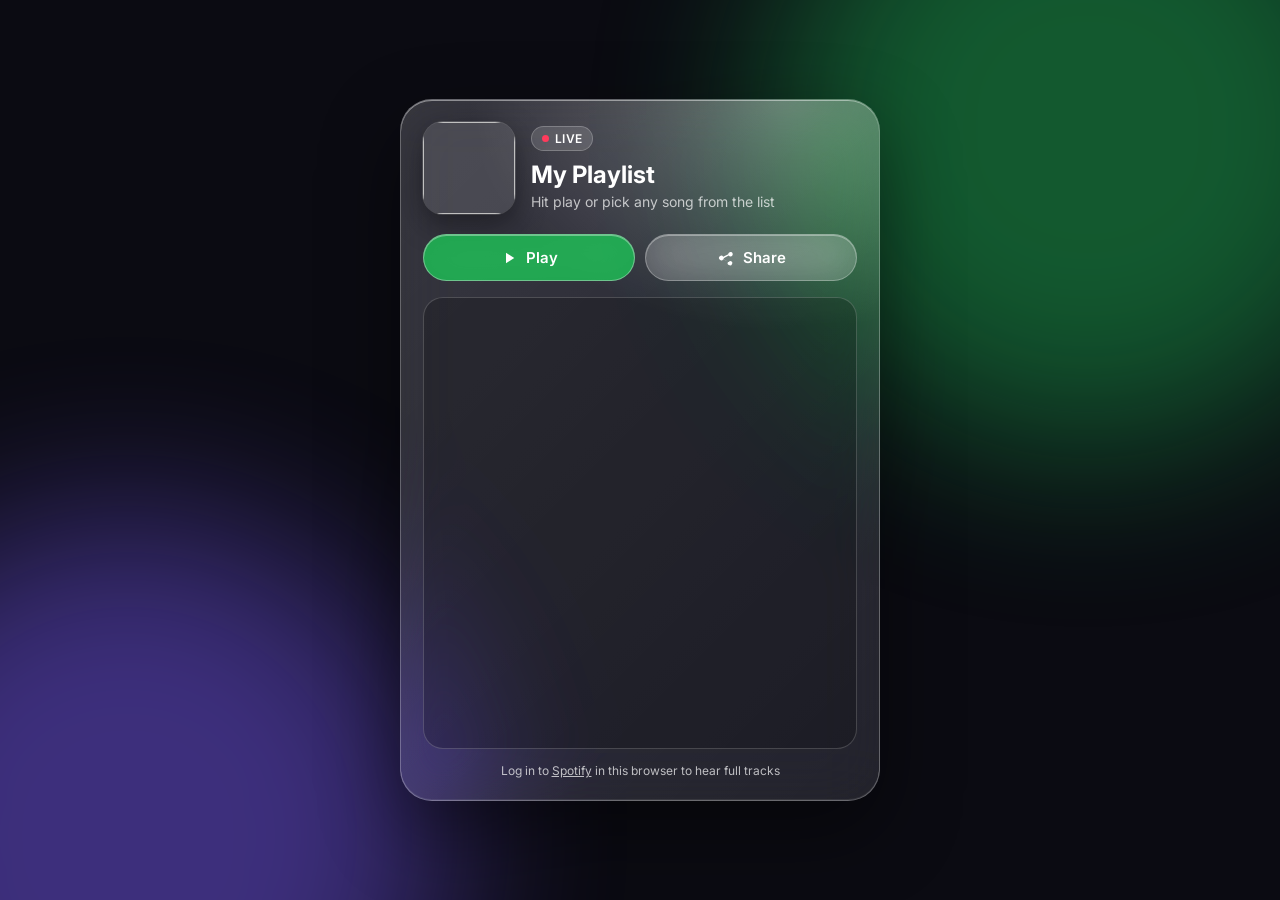
<file: index.html>
<!doctype html>
<html lang="en" dir="ltr">
<head>
<meta charset="utf-8">
<meta name="viewport" content="width=device-width, initial-scale=1, viewport-fit=cover">
<title>My Playlist</title>
<meta name="description" content="Listen to my playlist live">
<meta property="og:title" content="My Playlist">
<meta property="og:description" content="Open the link and start listening 🎧">
<link rel="preconnect" href="https://fonts.googleapis.com">
<link href="https://fonts.googleapis.com/css2?family=Inter:wght@400;600;700&display=swap" rel="stylesheet">
<style>
  :root {
    --glass: rgba(255, 255, 255, 0.10);
    --glass-strong: rgba(255, 255, 255, 0.18);
    --stroke: rgba(255, 255, 255, 0.28);
    --text: #fff;
    --muted: rgba(255, 255, 255, 0.7);
  }
  * { box-sizing: border-box; margin: 0; }
  html, body { min-height: 100%; }
  body {
    font-family: "Inter", system-ui, sans-serif;
    color: var(--text);
    background: #0b0b12;
    display: flex;
    align-items: center;
    justify-content: center;
    min-height: 100vh;
    min-height: 100dvh;
    padding: 24px 16px;
    overflow-x: hidden;
  }

  /* Animated background from the playlist cover */
  .bg {
    position: fixed; inset: -20%;
    background-size: cover; background-position: center;
    filter: blur(80px) saturate(1.6) brightness(0.75);
    transform: scale(1.1);
    animation: drift 28s ease-in-out infinite alternate;
    z-index: -2;
  }
  .blob {
    position: fixed; width: 50vmax; height: 50vmax; border-radius: 50%;
    filter: blur(90px); opacity: .45; z-index: -1;
    animation: float 22s ease-in-out infinite alternate;
  }
  .blob.a { background: #1db954; top: -15vmax; right: -10vmax; }
  .blob.b { background: #7b5cff; bottom: -20vmax; left: -15vmax; animation-delay: -8s; }
  @keyframes drift { to { transform: scale(1.3) rotate(8deg); } }
  @keyframes float { to { transform: translate(8vmax, 6vmax) scale(1.15); } }

  /* Liquid glass card */
  .card {
    position: relative;
    width: 100%; max-width: 480px;
    padding: 22px;
    border-radius: 32px;
    background: linear-gradient(135deg, var(--glass-strong), var(--glass));
    backdrop-filter: blur(30px) saturate(180%);
    -webkit-backdrop-filter: blur(30px) saturate(180%);
    border: 1px solid var(--stroke);
    box-shadow:
      inset 0 1px 0 rgba(255,255,255,.45),
      inset 0 -1px 0 rgba(255,255,255,.08),
      0 30px 80px rgba(0,0,0,.45);
    overflow: hidden;
  }
  .card::before { /* Glass highlight */
    content: ""; position: absolute; inset: 0; border-radius: inherit; pointer-events: none;
    background: radial-gradient(120% 60% at 80% 0%, rgba(255,255,255,.28), transparent 55%);
  }

  .head { display: flex; align-items: center; gap: 16px; position: relative; }
  .cover {
    width: 92px; height: 92px; border-radius: 20px; flex-shrink: 0;
    object-fit: cover; background: rgba(255,255,255,.1);
    box-shadow: 0 10px 30px rgba(0,0,0,.4), 0 0 0 1px rgba(255,255,255,.2);
  }
  .live {
    display: inline-flex; align-items: center; gap: 6px;
    font-size: 12px; font-weight: 600; letter-spacing: .3px;
    padding: 4px 10px; border-radius: 999px;
    background: rgba(255,255,255,.14); border: 1px solid rgba(255,255,255,.22);
  }
  .live i { width: 7px; height: 7px; border-radius: 50%; background: #ff3b5c; animation: pulse 1.6s infinite; }
  @keyframes pulse { 50% { opacity: .3; } }
  h1 { font-size: 24px; font-weight: 700; margin: 8px 0 2px; line-height: 1.3; }
  .sub { color: var(--muted); font-size: 14px; }

  .actions { display: flex; gap: 10px; margin: 20px 0 16px; position: relative; }
  .btn {
    flex: 1; display: inline-flex; align-items: center; justify-content: center; gap: 8px;
    font: inherit; font-weight: 600; font-size: 15px; color: var(--text);
    padding: 13px 16px; border-radius: 999px; cursor: pointer;
    background: rgba(255,255,255,.14);
    border: 1px solid rgba(255,255,255,.28);
    box-shadow: inset 0 1px 0 rgba(255,255,255,.35);
    backdrop-filter: blur(20px); -webkit-backdrop-filter: blur(20px);
    transition: transform .15s, background .2s;
  }
  .btn:hover { background: rgba(255,255,255,.22); }
  .btn:active { transform: scale(.97); }
  .btn.primary { background: rgba(29,185,84,.85); border-color: rgba(255,255,255,.35); }
  .btn.primary:hover { background: rgba(29,185,84,1); }
  .btn svg { width: 18px; height: 18px; fill: currentColor; }

  .player {
    position: relative; border-radius: 20px; overflow: hidden;
    border: 1px solid rgba(255,255,255,.18);
    background: rgba(0,0,0,.2);
    min-height: 452px;
  }
  .player iframe { display: block; width: 100%; height: 452px; border: 0; }

  .foot { text-align: center; margin-top: 14px; font-size: 12px; color: var(--muted); position: relative; }
  .foot a { color: inherit; }

  .toast {
    position: fixed; bottom: 28px; left: 50%; transform: translate(-50%, 20px);
    padding: 10px 18px; border-radius: 999px; font-size: 14px;
    background: rgba(255,255,255,.18); border: 1px solid rgba(255,255,255,.3);
    backdrop-filter: blur(20px); -webkit-backdrop-filter: blur(20px);
    opacity: 0; transition: .3s; pointer-events: none;
  }
  .toast.show { opacity: 1; transform: translate(-50%, 0); }

  @media (max-width: 420px) {
    .card { padding: 16px; border-radius: 26px; }
    .cover { width: 76px; height: 76px; }
    h1 { font-size: 20px; }
  }
</style>
</head>
<body>
  <div class="bg" id="bg"></div>
  <div class="blob a"></div>
  <div class="blob b"></div>

  <main class="card">
    <div class="head">
      <img class="cover" id="cover" alt="">
      <div>
        <span class="live"><i></i> LIVE</span>
        <h1 id="title">My Playlist</h1>
        <p class="sub">Hit play or pick any song from the list</p>
      </div>
    </div>

    <div class="actions">
      <button class="btn primary" id="playBtn">
        <svg id="playIcon" viewBox="0 0 24 24"><path d="M8 5v14l11-7z"/></svg>
        <span id="playText">Play</span>
      </button>
      <button class="btn" id="shareBtn">
        <svg viewBox="0 0 24 24"><path d="M18 16a3 3 0 0 0-2.4 1.2l-6.7-3.4a3 3 0 0 0 0-1.6l6.7-3.4A3 3 0 1 0 15 7l-6.7 3.4a3 3 0 1 0 0 3.2L15 17a3 3 0 1 0 3-1z"/></svg>
        Share
      </button>
    </div>

    <div class="player"><div id="embed"></div></div>

    <p class="foot">Log in to <a href="https://open.spotify.com" target="_blank" rel="noopener">Spotify</a> in this browser to hear full tracks</p>
  </main>

  <div class="toast" id="toast">Link copied ✓</div>

<script>
  // To change the playlist, put its ID here (the part after /playlist/ in the link)
  const PLAYLIST_ID = "57XLVugqKJUprz75AGw4uV";
  const PLAYLIST_URL = "https://open.spotify.com/playlist/" + PLAYLIST_ID;

  const $ = id => document.getElementById(id);

  // Fetch title and cover automatically (stays in sync with Spotify)
  fetch("https://open.spotify.com/oembed?url=" + encodeURIComponent(PLAYLIST_URL))
    .then(r => r.json())
    .then(d => {
      if (d.title) { $("title").textContent = d.title.trim(); document.title = d.title.trim(); }
      if (d.thumbnail_url) {
        $("cover").src = d.thumbnail_url;
        $("bg").style.backgroundImage = `url("${d.thumbnail_url}")`;
      }
    })
    .catch(() => {});

  // Spotify player
  let controller = null, paused = true;
  window.onSpotifyIframeApiReady = IFrameAPI => {
    IFrameAPI.createController($("embed"),
      { uri: "spotify:playlist:" + PLAYLIST_ID, width: "100%", height: 452, theme: "dark" },
      c => {
        controller = c;
        c.addListener("playback_update", e => {
          paused = e.data.isPaused;
          $("playText").textContent = paused ? "Play" : "Pause";
          $("playIcon").innerHTML = paused
            ? '<path d="M8 5v14l11-7z"/>'
            : '<path d="M6 5h4v14H6zm8 0h4v14h-4z"/>';
        });
      });
  };

  $("playBtn").onclick = () => controller && controller.togglePlay();

  $("shareBtn").onclick = async () => {
    const url = location.href;
    if (navigator.share) {
      try { await navigator.share({ title: document.title, url }); return; } catch (e) { if (e.name === "AbortError") return; }
    }
    try { await navigator.clipboard.writeText(url); } catch (e) {}
    const t = $("toast"); t.classList.add("show");
    setTimeout(() => t.classList.remove("show"), 2000);
  };
</script>
<script src="https://open.spotify.com/embed/iframe-api/v1" async></script>
</body>
</html>
</file>
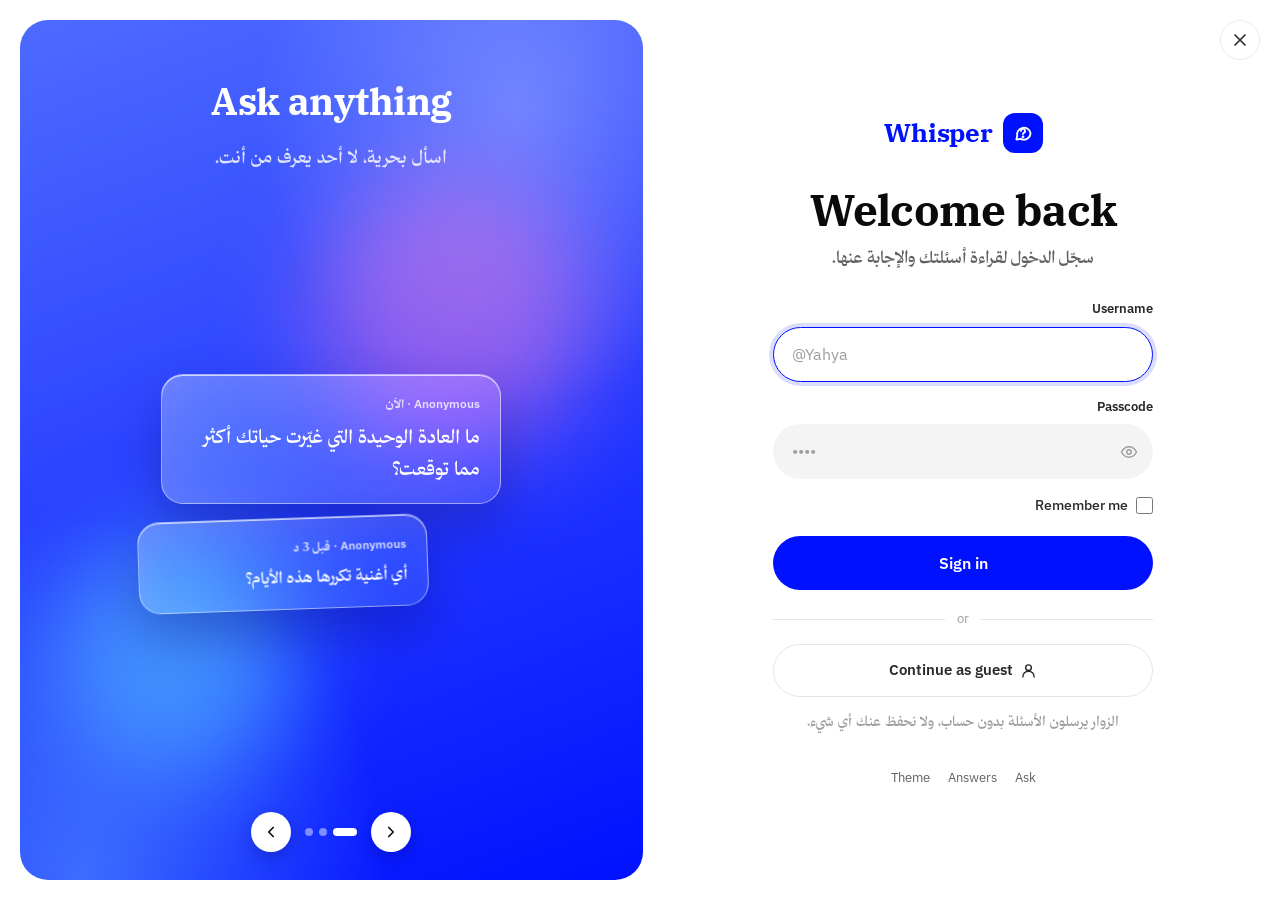
<file: ask/index.html>
<!doctype html>
<html lang="ar" dir="rtl">
<head>
<meta charset="utf-8">
<meta name="viewport" content="width=device-width, initial-scale=1, viewport-fit=cover">
<title>Whisper</title>
<meta name="description" content="اسألني أي شيء بدون أن يعرف أحد من أنت.">
<meta property="og:title" content="Whisper">
<meta property="og:description" content="أرسل لي سؤالًا مجهولًا. بلا اسم، بلا حساب، بلا أثر.">
<meta name="theme-color" content="#ffffff">
<link rel="preconnect" href="https://fonts.googleapis.com">
<link rel="preconnect" href="https://fonts.gstatic.com" crossorigin>
<link href="https://fonts.googleapis.com/css2?family=IBM+Plex+Sans:wght@400;500;600;700&family=IBM+Plex+Serif:wght@600;700&display=swap" rel="stylesheet">
<link rel="preload" href="fonts/thmanyahseriftext-Medium.otf" as="font" type="font/otf" crossorigin>
<link rel="preload" href="fonts/thmanyahseriftext-Bold.otf" as="font" type="font/otf" crossorigin>
<link rel="stylesheet" href="style.css">
</head>
<body>

<div class="ambient" aria-hidden="true">
  <span class="blob blob-a"></span>
  <span class="blob blob-b"></span>
</div>

<header class="topbar">
  <nav class="nav" aria-label="Main">
    <a class="brand" href="#home">
      <span class="brand-mark" aria-hidden="true">
        <svg viewBox="0 0 24 24" width="18" height="18" fill="none" stroke="currentColor" stroke-width="2.2" stroke-linecap="round" stroke-linejoin="round"><path d="M21 12a8 8 0 0 1-11.6 7.1L4 20l1.1-4.6A8 8 0 1 1 21 12z"/><path d="M9.5 9.5a2.5 2.5 0 1 1 3.5 2.3c-.7.3-1 .8-1 1.5"/><circle cx="12" cy="16.6" r=".6" fill="currentColor"/></svg>
      </span>
      <span class="brand-name">Whisper</span>
    </a>
    <div class="nav-links" role="tablist">
      <a href="#home" data-route="home" class="nav-link">Ask</a>
      <a href="#answers" data-route="answers" class="nav-link">Answers</a>
      <a href="#inbox" data-route="inbox" class="nav-link">Inbox <span class="pill" id="inboxCount" hidden>0</span></a>
      <a href="#profile" data-route="profile" class="nav-link nav-profile" aria-label="Profile">
        <svg viewBox="0 0 24 24" width="16" height="16" fill="none" stroke="currentColor" stroke-width="2" stroke-linecap="round" stroke-linejoin="round" aria-hidden="true"><circle cx="12" cy="8" r="4"/><path d="M4 21a8 8 0 0 1 16 0"/></svg>
        <span class="nav-label">Profile</span>
      </a>
    </div>
    <div class="nav-actions">
      <button class="btn-primary sm" id="navSignIn" type="button">Sign in</button>
      <button class="user-chip" id="navUser" type="button" hidden title="Account">
        <span class="user-avatar" id="navAvatar">Y</span>
        <span class="user-name" id="navName">Yahya</span>
      </button>
      <button class="icon-btn" id="themeToggle" type="button" aria-label="Toggle theme" title="Theme">
        <svg class="ico-sun" viewBox="0 0 24 24" width="17" height="17" fill="none" stroke="currentColor" stroke-width="2" stroke-linecap="round"><circle cx="12" cy="12" r="4"/><path d="M12 2v2M12 20v2M4.9 4.9l1.4 1.4M17.7 17.7l1.4 1.4M2 12h2M20 12h2M4.9 19.1l1.4-1.4M17.7 6.3l1.4-1.4"/></svg>
        <svg class="ico-moon" viewBox="0 0 24 24" width="17" height="17" fill="none" stroke="currentColor" stroke-width="2" stroke-linecap="round" stroke-linejoin="round"><path d="M21 12.8A9 9 0 1 1 11.2 3a7 7 0 0 0 9.8 9.8z"/></svg>
      </button>
    </div>
  </nav>
</header>

<main class="page">

  <!-- ===================== Ask ===================== -->
  <section class="view" data-view="home">
    <div class="hero">
      <div class="avatar-ring">
        <div class="avatar" id="avatar">Y</div>
        <span class="status-dot" title="Open for questions"></span>
      </div>
      <div class="hero-body">
        <h1 class="display" id="profileName">Yahya Al Mawali</h1>
        <p class="handle" id="profileHandle">@Yahya</p>
        <p class="bio" id="profileBio">اسألني أي شيء. أجيب عن الأسئلة الجميلة علنًا، والباقي يبقى بيننا.</p>
        <div class="stats">
          <div class="stat"><strong id="statAnswered">0</strong><span>Answered</span></div>
          <div class="stat"><strong id="statReceived">0</strong><span>Received</span></div>
          <div class="stat"><strong>100%</strong><span>Anonymous</span></div>
        </div>
        <div class="share-box">
          <div class="share-text">
            <span class="share-title">Your ask link</span>
            <span class="share-url" id="shareUrl" dir="ltr"></span>
          </div>
          <button class="btn-primary share-btn" id="heroCopy" type="button">
            <svg viewBox="0 0 24 24" width="16" height="16" fill="none" stroke="currentColor" stroke-width="2" stroke-linecap="round" stroke-linejoin="round" aria-hidden="true"><rect x="9" y="9" width="12" height="12" rx="2.5"/><path d="M5 15V5a2 2 0 0 1 2-2h10"/></svg>
            <span class="copy-label">Copy link</span>
          </button>
        </div>
        <p class="share-note">انسخ الرابط وضعه في حسابك أو أرسله لأي شخص، يفتح له صفحة سؤال مباشرة بدون تسجيل دخول.</p>
      </div>
    </div>

    <div class="composer glass" id="composer">
      <div class="composer-head">
        <span class="chip"><span class="dot"></span> Anonymous</span>
        <span class="chip ghost">No sign-in</span>
      </div>
      <form id="askForm" novalidate>
        <label class="sr-only" for="question">Your question</label>
        <textarea id="question" name="question" rows="4" maxlength="300" placeholder="اكتب سؤالك… لن يعرف أحد أنه منك." required></textarea>
        <div class="composer-foot">
          <div class="prompts" id="prompts" aria-label="Suggestions">
            <button type="button" class="prompt">ما رأي تؤمن به ويخالفك فيه الناس؟</button>
            <button type="button" class="prompt">أفضل نصيحة تجاهلتها؟</button>
            <button type="button" class="prompt">أي أغنية تكررها هذه الأيام؟</button>
          </div>
          <div class="send-row">
            <span class="counter" id="counter">0 / 300</span>
            <button class="btn-primary" id="sendBtn" type="submit">
              <span class="btn-label">Send</span>
              <svg class="flip-rtl" viewBox="0 0 24 24" width="17" height="17" fill="none" stroke="currentColor" stroke-width="2.2" stroke-linecap="round" stroke-linejoin="round"><path d="M22 2 11 13"/><path d="M22 2 15 22l-4-9-9-4z"/></svg>
            </button>
          </div>
        </div>
        <p class="form-error" id="formError" role="alert" hidden></p>
      </form>

      <div class="sent" id="sentState" hidden>
        <div class="sent-check" aria-hidden="true">
          <svg viewBox="0 0 24 24" width="30" height="30" fill="none" stroke="currentColor" stroke-width="2.5" stroke-linecap="round" stroke-linejoin="round"><path d="M20 6 9 17l-5-5"/></svg>
        </div>
        <h2>Sent</h2>
        <p>وصل سؤالك وسرّك في أمان. إذا تمت الإجابة عنه سيظهر في <a href="#answers">Answers</a>.</p>
        <button class="btn-ghost" id="sendAnother" type="button">Ask another</button>
      </div>
    </div>

    <p class="fineprint">لا نجمع أسماء ولا بريدًا ولا عناوين IP. كن لطيفًا، فالرسائل المسيئة تُحذف دون أن تُقرأ.</p>
  </section>

  <!-- ===================== Answers ===================== -->
  <section class="view" data-view="answers" hidden>
    <div class="section-head">
      <h1 class="display">Answers</h1>
      <p class="lede">أسئلة استحقت أن تُجاب بصوت عالٍ.</p>
    </div>
    <div class="feed" id="answersFeed"></div>
    <div class="empty" id="answersEmpty" hidden>
      <h3>No answers yet</h3>
      <p>كن أول من <a href="#home">يسأل شيئًا</a>.</p>
    </div>
  </section>

  <!-- ===================== Inbox ===================== -->
  <section class="view" data-view="inbox" hidden>

    <div class="lock glass" id="lockScreen">
      <div class="lock-icon" aria-hidden="true">
        <svg viewBox="0 0 24 24" width="26" height="26" fill="none" stroke="currentColor" stroke-width="2" stroke-linecap="round" stroke-linejoin="round"><rect x="4" y="11" width="16" height="10" rx="3"/><path d="M8 11V7a4 4 0 0 1 8 0v4"/></svg>
      </div>
      <h2>Owner Inbox</h2>
      <p>سجّل الدخول لقراءة الأسئلة والإجابة عنها.</p>
      <button class="btn-primary" id="lockSignIn" type="button"><span class="btn-label">Sign in</span></button>
      <p class="hint">صاحب الصفحة وحده يستطيع فتح صندوق الوارد.</p>
    </div>

    <div id="inboxPanel" hidden>
      <div class="view-stack">
        <div class="section-head row">
          <div>
            <h1 class="display">Inbox</h1>
            <p class="lede" id="inboxLede">لا أسئلة بانتظارك</p>
          </div>
          <div class="head-actions">
            <button class="btn-ghost" id="copyLink" type="button">
              <svg viewBox="0 0 24 24" width="15" height="15" fill="none" stroke="currentColor" stroke-width="2" stroke-linecap="round" stroke-linejoin="round"><path d="M10 13a5 5 0 0 0 7.5.5l3-3a5 5 0 0 0-7-7l-1.5 1.5"/><path d="M14 11a5 5 0 0 0-7.5-.5l-3 3a5 5 0 0 0 7 7l1.5-1.5"/></svg>
              Copy link
            </button>
            <button class="btn-ghost" id="openSettings" type="button">Settings</button>
            <button class="btn-ghost" id="lockBtn" type="button">Sign out</button>
          </div>
        </div>

        <div class="filters" role="tablist" aria-label="Filter">
          <button class="filter is-active" data-filter="all" type="button">All</button>
          <button class="filter" data-filter="open" type="button">Open</button>
          <button class="filter" data-filter="answered" type="button">Answered</button>
          <button class="filter" data-filter="archived" type="button">Archived</button>
        </div>

        <div class="feed" id="inboxFeed"></div>
        <div class="empty" id="inboxEmpty" hidden>
          <h3>Inbox zero</h3>
          <p>شارك رابطك وستبدأ الأسئلة بالوصول.</p>
        </div>
      </div>

    </div>
  </section>

  <!-- ===================== Profile ===================== -->
  <section class="view" data-view="profile" hidden>
    <div class="profile-card">
      <div class="profile-cover" aria-hidden="true"></div>
      <div class="profile-main">
        <div class="avatar-ring profile-avatar">
          <div class="avatar" id="pAvatar">Y</div>
          <span class="status-dot" title="Open for questions"></span>
        </div>
        <div class="profile-actions">
          <button class="btn-ghost" id="pCopy" type="button">
            <svg viewBox="0 0 24 24" width="15" height="15" fill="none" stroke="currentColor" stroke-width="2" stroke-linecap="round" stroke-linejoin="round"><path d="M10 13a5 5 0 0 0 7.5.5l3-3a5 5 0 0 0-7-7l-1.5 1.5"/><path d="M14 11a5 5 0 0 0-7.5-.5l-3 3a5 5 0 0 0 7 7l1.5-1.5"/></svg>
            Share
          </button>
          <button class="btn-ghost" id="pEdit" type="button" hidden>Edit profile</button>
          <a class="btn-primary" href="#home" id="pAsk">Ask me</a>
        </div>
        <h1 class="display" id="pName">Yahya Al Mawali</h1>
        <p class="handle" id="pHandle">@Yahya</p>
        <p class="bio" id="pBio"></p>
        <div class="profile-stats">
          <div class="pstat"><strong id="pAnswered">0</strong><span>Answered</span></div>
          <div class="pstat"><strong id="pReceived">0</strong><span>Received</span></div>
          <div class="pstat"><strong id="pRate">0%</strong><span>Answer rate</span></div>
        </div>
        <p class="profile-meta"><span class="ar">يستقبل الأسئلة الآن</span> · <span class="ar" id="pSince"></span></p>
      </div>
    </div>

    <div class="section-head row">
      <h2 class="display sub-head">Recent answers</h2>
      <a class="see-all" href="#answers">See all</a>
    </div>
    <div class="feed" id="profileFeed"></div>
    <div class="empty" id="profileEmpty" hidden>
      <h3>No answers yet</h3>
      <p>الإجابات المنشورة ستظهر هنا.</p>
    </div>
  </section>

</main>

  <div class="sheet-backdrop" id="settingsSheet" hidden>
    <div class="sheet glass" role="dialog" aria-modal="true" aria-labelledby="settingsTitle">
      <div class="sheet-head">
        <h2 id="settingsTitle">Settings</h2>
        <button class="icon-btn" id="closeSettings" type="button" aria-label="Close">✕</button>
      </div>
      <form id="settingsForm" class="settings-form">
        <label>Display name<input id="setName" type="text" maxlength="40" required></label>
        <label>Username<input id="setHandle" type="text" maxlength="30" placeholder="@you" dir="ltr"></label>
        <label>Bio<textarea id="setBio" rows="3" maxlength="160"></textarea></label>
        <label>Passcode<input id="setPass" type="password" inputmode="numeric" minlength="4" maxlength="32" autocomplete="new-password" placeholder="اتركه فارغًا لإبقائه كما هو" dir="ltr"></label>
        <div class="sheet-actions">
          <button class="btn-danger" id="clearSamples" type="button">Remove samples</button>
          <button class="btn-primary" type="submit"><span class="btn-label">Save</span></button>
        </div>
      </form>
    </div>
  </div>


<footer class="foot">
  <span>Whisper</span>
  <span class="sep">·</span>
  <a href="#home">Ask</a>
  <span class="sep">·</span>
  <a href="#answers">Answers</a>
  <span class="sep">·</span>
  <a href="#profile">Profile</a>
  <span class="sep">·</span>
  <button type="button" class="link-btn" id="footTheme">Theme</button>
</footer>

<!-- ===================== Sign in page ===================== -->
<section class="view auth" data-view="signin" hidden aria-labelledby="authTitle">
  <a class="auth-close" href="#home" id="authClose" aria-label="Close and continue as guest" title="Close">
    <svg viewBox="0 0 24 24" width="20" height="20" fill="none" stroke="currentColor" stroke-width="2" stroke-linecap="round"><path d="M18 6 6 18M6 6l12 12"/></svg>
  </a>

  <div class="auth-form-side">
    <div class="auth-form-wrap">
      <a class="auth-brand" href="#home" aria-label="Whisper home">
        <span class="brand-mark" aria-hidden="true">
          <svg viewBox="0 0 24 24" width="20" height="20" fill="none" stroke="currentColor" stroke-width="2.2" stroke-linecap="round" stroke-linejoin="round"><path d="M21 12a8 8 0 0 1-11.6 7.1L4 20l1.1-4.6A8 8 0 1 1 21 12z"/><path d="M9.5 9.5a2.5 2.5 0 1 1 3.5 2.3c-.7.3-1 .8-1 1.5"/><circle cx="12" cy="16.6" r=".6" fill="currentColor"/></svg>
        </span>
        <span class="brand-name">Whisper</span>
      </a>

      <h1 class="display auth-title" id="authTitle">Welcome back</h1>
      <p class="auth-sub">سجّل الدخول لقراءة أسئلتك والإجابة عنها.</p>

      <form id="loginForm" class="auth-form" novalidate>
        <label class="field">
          <span class="field-label">Username</span>
          <input id="loginUser" type="text" autocomplete="username" placeholder="@Yahya" autocapitalize="off" spellcheck="false" dir="ltr">
        </label>
        <label class="field">
          <span class="field-label">Passcode</span>
          <span class="pass-wrap">
            <input id="loginPass" type="password" autocomplete="current-password" inputmode="numeric" placeholder="••••" dir="ltr">
            <button class="pass-toggle" id="passToggle" type="button" aria-label="Show passcode" aria-pressed="false">
              <svg class="ico-eye" viewBox="0 0 24 24" width="18" height="18" fill="none" stroke="currentColor" stroke-width="2" stroke-linecap="round" stroke-linejoin="round"><path d="M2 12s3.6-7 10-7 10 7 10 7-3.6 7-10 7S2 12 2 12z"/><circle cx="12" cy="12" r="3"/></svg>
              <svg class="ico-eye-off" viewBox="0 0 24 24" width="18" height="18" fill="none" stroke="currentColor" stroke-width="2" stroke-linecap="round" stroke-linejoin="round"><path d="M3 3l18 18"/><path d="M10.6 5.1A10.4 10.4 0 0 1 12 5c6.4 0 10 7 10 7a17 17 0 0 1-3.2 4.1M6.6 6.6A17 17 0 0 0 2 12s3.6 7 10 7a9.8 9.8 0 0 0 5.4-1.6"/><path d="M9.9 9.9a3 3 0 0 0 4.2 4.2"/></svg>
            </button>
          </span>
        </label>
        <div class="auth-row">
          <label class="check"><input id="loginRemember" type="checkbox"> <span>Remember me</span></label>
        </div>
        <p class="form-error" id="loginError" role="alert" hidden></p>
        <button class="btn-primary auth-btn" type="submit"><span class="btn-label">Sign in</span></button>
      </form>

      <div class="divider"><span>or</span></div>
      <button class="btn-ghost auth-guest" id="loginGuest" type="button">
        <svg viewBox="0 0 24 24" width="17" height="17" fill="none" stroke="currentColor" stroke-width="2" stroke-linecap="round" stroke-linejoin="round"><circle cx="12" cy="8" r="4"/><path d="M4 21a8 8 0 0 1 16 0"/></svg>
        Continue as guest
      </button>
      <p class="auth-note">الزوار يرسلون الأسئلة بدون حساب، ولا نحفظ عنك أي شيء.</p>

      <nav class="auth-links" aria-label="More">
        <a href="#home" data-guest>Ask</a>
        <a href="#answers" data-guest>Answers</a>
        <button type="button" class="link-btn" id="authTheme">Theme</button>
      </nav>
    </div>
  </div>

  <aside class="auth-art" aria-label="About Whisper">
    <div class="auth-art-inner">
      <div class="slides" id="slides">
        <article class="slide is-active">
          <h2 class="slide-title">Ask anything</h2>
          <p class="slide-sub">اسأل بحرية، لا أحد يعرف من أنت.</p>
          <div class="mock">
            <div class="mock-card glass-on-blue">
              <span class="mock-from">Anonymous · <span class="ar">الآن</span></span>
              <p class="ar">ما العادة الوحيدة التي غيّرت حياتك أكثر مما توقعت؟</p>
            </div>
            <div class="mock-card glass-on-blue small offset">
              <span class="mock-from">Anonymous · <span class="ar">قبل 3 د</span></span>
              <p class="ar">أي أغنية تكررها هذه الأيام؟</p>
            </div>
          </div>
        </article>
        <article class="slide">
          <h2 class="slide-title">Stay anonymous</h2>
          <p class="slide-sub">بلا اسم، بلا بريد، بلا عنوان IP.</p>
          <div class="mock">
            <div class="mock-card glass-on-blue mock-center">
              <span class="mock-lock" aria-hidden="true">
                <svg viewBox="0 0 24 24" width="30" height="30" fill="none" stroke="currentColor" stroke-width="2" stroke-linecap="round" stroke-linejoin="round"><rect x="4" y="11" width="16" height="10" rx="3"/><path d="M8 11V7a4 4 0 0 1 8 0v4"/></svg>
              </span>
              <p class="ar">سؤالك يصل، وهويتك تبقى عندك.</p>
              <span class="mock-chip" dir="ltr">100% Anonymous</span>
            </div>
          </div>
        </article>
        <article class="slide">
          <h2 class="slide-title">Answer in public</h2>
          <p class="slide-sub">اختر الأسئلة الجميلة وأجب عنها أمام الجميع.</p>
          <div class="mock">
            <div class="mock-card glass-on-blue">
              <span class="mock-from">Anonymous</span>
              <p class="ar">بصراحة: هل تقرأ فعلًا كل سؤال يصلك؟</p>
              <div class="mock-answer">
                <span class="mock-label">Answer</span>
                <p class="ar">كل واحد منها، غالبًا في الليل مع كوب شاي.</p>
              </div>
            </div>
          </div>
        </article>
      </div>
      <div class="slide-nav">
        <button class="slide-arrow" id="slidePrev" type="button" aria-label="Previous slide">
          <svg viewBox="0 0 24 24" width="18" height="18" fill="none" stroke="currentColor" stroke-width="2.2" stroke-linecap="round" stroke-linejoin="round"><path d="m9 18 6-6-6-6"/></svg>
        </button>
        <div class="slide-dots" id="slideDots" role="tablist" aria-label="Slides">
          <button type="button" class="dot is-active" aria-label="Slide 1"></button>
          <button type="button" class="dot" aria-label="Slide 2"></button>
          <button type="button" class="dot" aria-label="Slide 3"></button>
        </div>
        <button class="slide-arrow" id="slideNext" type="button" aria-label="Next slide">
          <svg viewBox="0 0 24 24" width="18" height="18" fill="none" stroke="currentColor" stroke-width="2.2" stroke-linecap="round" stroke-linejoin="round"><path d="m15 18-6-6 6-6"/></svg>
        </button>
      </div>
    </div>
  </aside>
</section>

<div class="toast" id="toast" role="status" aria-live="polite" hidden></div>

<template id="tplQuestion">
  <article class="card q-card">
    <header class="q-head">
      <span class="q-avatar" aria-hidden="true">؟</span>
      <div class="q-meta">
        <span class="q-from">Anonymous</span>
        <time class="q-time"></time>
      </div>
      <span class="badge"></span>
    </header>
    <p class="q-text"></p>
    <div class="q-answer" hidden>
      <span class="a-label">Answer</span>
      <p class="a-text"></p>
    </div>
    <div class="q-reply" hidden>
      <textarea class="reply-input" rows="3" maxlength="600" placeholder="اكتب إجابتك…"></textarea>
      <div class="q-actions">
        <button class="btn-ghost act-cancel" type="button">Cancel</button>
        <button class="btn-primary act-publish" type="button"><span class="btn-label">Publish</span></button>
      </div>
    </div>
    <footer class="q-foot">
      <div class="q-actions"></div>
    </footer>
  </article>
</template>

<script src="config.js"></script>
<script src="app.js"></script>
</body>
</html>
</file>
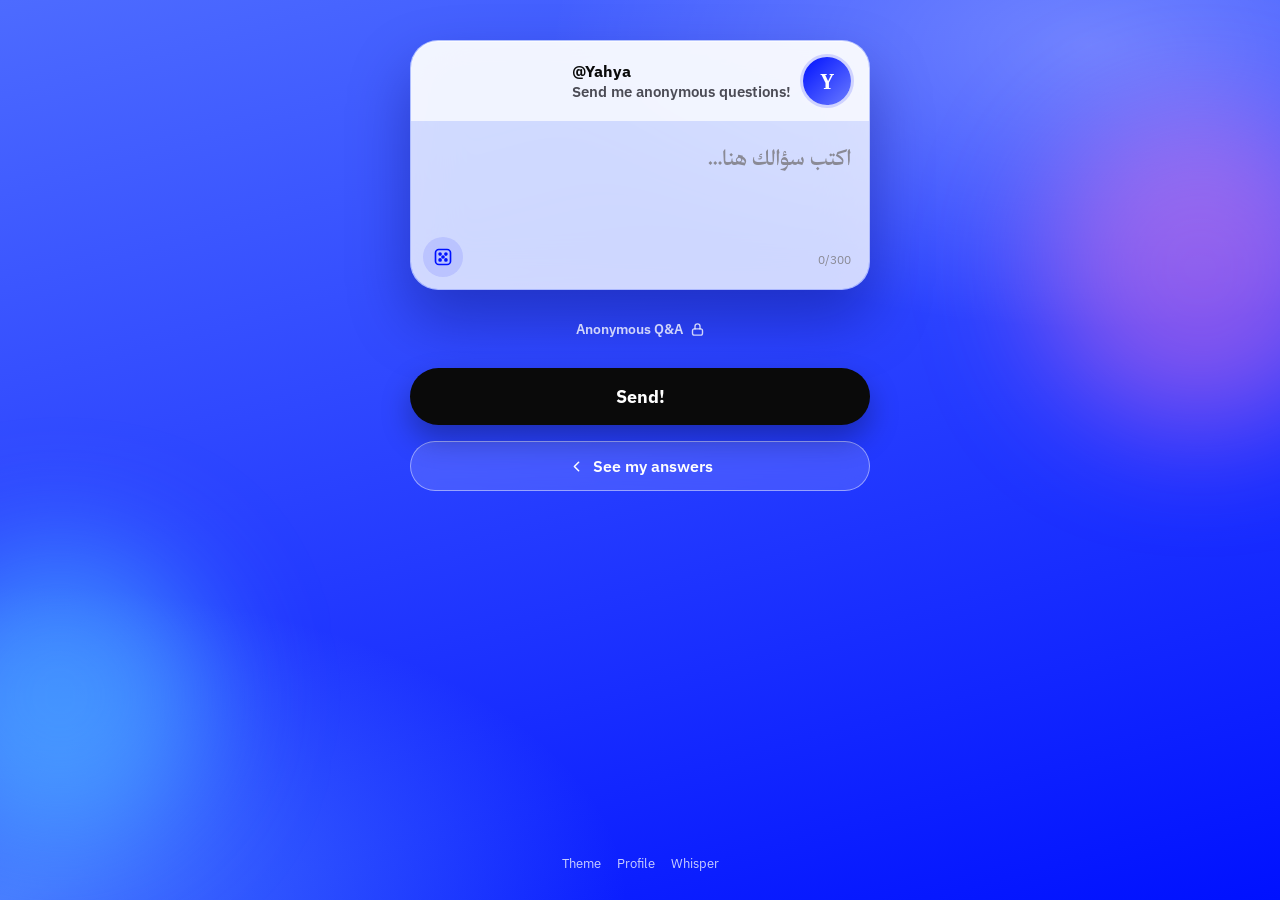
<file: yahya/index.html>
<!doctype html>
<html lang="ar" dir="rtl">
<head>
<meta charset="utf-8">
<meta name="viewport" content="width=device-width, initial-scale=1, viewport-fit=cover">
<title>Ask Yahya</title>
<meta name="description" content="أرسل لي سؤالًا مجهولًا. لن أعرف من أنت.">
<meta property="og:title" content="Ask Yahya anything">
<meta property="og:description" content="أرسل لي سؤالًا مجهولًا. لن أعرف من أنت.">
<meta property="og:type" content="website">
<meta name="twitter:card" content="summary">
<meta name="theme-color" content="#0011ff">
<link rel="preconnect" href="https://fonts.googleapis.com">
<link rel="preconnect" href="https://fonts.gstatic.com" crossorigin>
<link href="https://fonts.googleapis.com/css2?family=IBM+Plex+Sans:wght@400;500;600;700&family=IBM+Plex+Serif:wght@700&display=swap" rel="stylesheet">
<style>
/* Ask link page — one job: send Yahya an anonymous question.
   Layout after NGL: a single card on a full-bleed electric-blue field,
   header strip with avatar + handle, the textarea inside the same card,
   one big Send button under it. Liquid-glass card over drifting light. */
@font-face { font-family: "Thmanyah Serif Text"; src: url("../ask/fonts/thmanyahseriftext-Medium.otf") format("opentype"); font-weight: 400 500; font-display: swap; }
@font-face { font-family: "Thmanyah Serif Text"; src: url("../ask/fonts/thmanyahseriftext-Bold.otf") format("opentype"); font-weight: 600 800; font-display: swap; }

:root {
  --field-a: #0011ff;
  --field-b: #4d6bff;
  --ink: #0a0a0a;
  --paper: #ffffff;
  --muted: rgba(255, 255, 255, 0.78);
  --card-glass: rgba(255, 255, 255, 0.22);
  --card-line: rgba(255, 255, 255, 0.5);
  --head-bg: rgba(255, 255, 255, 0.92);
  --head-ink: #0a0a0a;
  --head-sub: #4b4b55;
  --body-bg: rgba(255, 255, 255, 0.72);
  --body-ink: #0a0a0a;
  --placeholder: #8a8a95;
  --danger: #ffe1e6;
  --font-ui: "IBM Plex Sans", "Thmanyah Serif Text", "Geeza Pro", system-ui, sans-serif;
  --font-display: "IBM Plex Serif", "Thmanyah Serif Text", Georgia, serif;
  --font-ar: "Thmanyah Serif Text", "Geeza Pro", "Noto Naskh Arabic", serif;
  color-scheme: light;
}
:root[data-theme="dark"] {
  --field-a: #0b0f5c;
  --field-b: #1f2ad1;
  --head-bg: rgba(16, 17, 24, 0.86);
  --head-ink: #f5f5f5;
  --head-sub: #b4b4c0;
  --body-bg: rgba(16, 17, 24, 0.62);
  --body-ink: #f5f5f5;
  --placeholder: #8b8ba0;
  --card-glass: rgba(255, 255, 255, 0.10);
  --card-line: rgba(255, 255, 255, 0.22);
  color-scheme: dark;
}

*, *::before, *::after { box-sizing: border-box; }
html, body { margin: 0; min-height: 100%; }
body {
  font-family: var(--font-ui);
  color: var(--paper);
  background:
    radial-gradient(60% 45% at 85% 5%, rgba(255,255,255,0.28), transparent 70%),
    radial-gradient(70% 50% at 0% 100%, rgba(120, 200, 255, 0.5), transparent 70%),
    linear-gradient(165deg, var(--field-b), var(--field-a));
  background-attachment: fixed;
  min-height: 100vh; min-height: 100dvh;
  display: flex; flex-direction: column; align-items: center;
  padding-block: 40px 28px;
  padding-left: max(16px, env(safe-area-inset-left, 0px));
  padding-right: max(16px, env(safe-area-inset-right, 0px));
  -webkit-font-smoothing: antialiased;
  overflow-x: hidden;
}
[hidden] { display: none !important; }
.blob { position: fixed; border-radius: 50%; filter: blur(60px); pointer-events: none; z-index: 0; }
.blob.a { width: 320px; height: 320px; top: 12%; inset-inline-start: -80px; background: rgba(255, 122, 217, 0.45); animation: drift 18s ease-in-out infinite alternate; }
.blob.b { width: 300px; height: 300px; bottom: 6%; inset-inline-end: -90px; background: rgba(94, 231, 255, 0.45); animation: drift 22s ease-in-out infinite alternate-reverse; }
@keyframes drift { to { transform: translate(60px, -40px) scale(1.1); } }

.wrap { position: relative; z-index: 1; width: min(100%, 460px); display: flex; flex-direction: column; gap: 16px; }

/* ---------- the card ---------- */
.card {
  border-radius: 28px; overflow: hidden;
  background: var(--card-glass);
  -webkit-backdrop-filter: blur(26px) saturate(170%); backdrop-filter: blur(26px) saturate(170%);
  border: 1px solid var(--card-line);
  box-shadow: 0 30px 60px rgba(0, 6, 90, 0.35), inset 0 1px 0 rgba(255,255,255,0.6);
}
.card-head { display: flex; align-items: center; gap: 12px; padding: 16px 18px; background: var(--head-bg); color: var(--head-ink); }
.avatar {
  width: 48px; height: 48px; border-radius: 50%; flex: none; display: grid; place-items: center;
  font-family: var(--font-display); font-weight: 700; font-size: 21px; color: #fff;
  background: linear-gradient(135deg, #0011ff, #6a7bff);
  box-shadow: 0 0 0 3px rgba(0, 17, 255, 0.15);
}
.who { display: flex; flex-direction: column; min-width: 0; line-height: 1.3; }
.handle { font-weight: 700; font-size: 16px; direction: ltr; unicode-bidi: isolate; text-align: start; }
.prompt-line { font-size: 15px; font-weight: 600; color: var(--head-sub); }
.card-body { position: relative; background: var(--body-bg); }
textarea {
  display: block; width: 100%; min-height: 168px; resize: none; border: 0; outline: none;
  background: transparent; color: var(--body-ink);
  padding: 18px 18px 52px; font-family: var(--font-ar); font-size: 21px; line-height: 1.75;
}
textarea::placeholder { color: var(--placeholder); }
.dice {
  position: absolute; bottom: 12px; inset-inline-end: 12px;
  width: 40px; height: 40px; border-radius: 50%; border: 0; display: grid; place-items: center; cursor: pointer;
  background: rgba(0, 17, 255, 0.10); color: #0011ff; transition: transform .25s;
}
:root[data-theme="dark"] .dice { background: rgba(255,255,255,0.12); color: #fff; }
.dice:hover { transform: rotate(25deg) scale(1.06); }
.dice:focus-visible, .send:focus-visible, .ghost:focus-visible, textarea:focus-visible { outline: 2px solid #fff; outline-offset: 3px; }
.count { position: absolute; bottom: 22px; right: 18px; font-size: 12px; color: var(--placeholder); direction: ltr; font-variant-numeric: tabular-nums; }

.anon { display: flex; align-items: center; justify-content: center; gap: 7px; font-size: 14px; font-weight: 600; color: var(--muted); }

.send {
  width: 100%; border: 0; cursor: pointer; border-radius: 999px; padding: 17px 20px;
  background: var(--ink); color: #fff; font-family: var(--font-ui); font-size: 18px; font-weight: 700;
  box-shadow: 0 14px 30px rgba(0, 0, 0, 0.3); transition: transform .15s, opacity .2s;
  display: flex; align-items: center; justify-content: center; gap: 10px;
}
:root[data-theme="dark"] .send { background: #fff; color: #0a0a0a; }
.send:hover { transform: translateY(-1px); }
.send:active { transform: scale(0.98); }
.send:disabled { opacity: .6; cursor: wait; }
.err { margin: 0; text-align: center; font-family: var(--font-ar); font-size: 15px; color: var(--danger); }

.ghost {
  display: flex; align-items: center; justify-content: center; gap: 8px; width: 100%;
  padding: 14px 18px; border-radius: 999px; text-decoration: none; cursor: pointer;
  color: #fff; font-family: var(--font-ui); font-size: 16px; font-weight: 600;
  background: rgba(255,255,255,0.14); border: 1px solid rgba(255,255,255,0.45);
  -webkit-backdrop-filter: blur(12px); backdrop-filter: blur(12px); transition: background .2s;
}
.ghost:hover { background: rgba(255,255,255,0.24); }
.pulse { animation: pulse 2.4s ease-in-out infinite; }
@keyframes pulse { 50% { transform: scale(1.025); } }

/* ---------- sent state ---------- */
.sent { text-align: center; padding: 38px 22px 30px; background: var(--body-bg); color: var(--body-ink); display: flex; flex-direction: column; align-items: center; gap: 8px; }
.check { width: 72px; height: 72px; border-radius: 50%; display: grid; place-items: center; background: #0011ff; color: #fff; margin-bottom: 6px; animation: pop .45s cubic-bezier(.2,.9,.2,1.25) both; }
@keyframes pop { from { transform: scale(.6); opacity: 0; } }
.sent h1 { margin: 0; font-family: var(--font-display); font-size: 34px; }
.sent p { margin: 0; font-family: var(--font-ar); font-size: 18px; color: var(--head-sub); }

.foot { margin-top: auto; padding-top: 26px; position: relative; z-index: 1; display: flex; gap: 16px; font-size: 13px; }
.foot a, .foot button { color: var(--muted); text-decoration: none; background: none; border: 0; font: inherit; cursor: pointer; padding: 0; }
.foot a:hover, .foot button:hover { color: #fff; }

@media (max-width: 420px) {
  body { padding-block: 24px 20px; }
  textarea { font-size: 19px; min-height: 150px; }
}
@media (prefers-reduced-motion: reduce) { *, *::before, *::after { animation: none !important; transition: none !important; } }
</style>
</head>
<body>
<span class="blob a" aria-hidden="true"></span>
<span class="blob b" aria-hidden="true"></span>

<main class="wrap">
  <form class="card" id="askForm" novalidate>
    <div class="card-head">
      <div class="avatar" id="avatar" aria-hidden="true">Y</div>
      <div class="who">
        <span class="handle" id="handle">@Yahya</span>
        <span class="prompt-line"><bdi>Send me anonymous questions!</bdi></span>
      </div>
    </div>
    <div class="card-body" id="askBody">
      <label for="question" style="position:absolute;width:1px;height:1px;overflow:hidden;clip:rect(0 0 0 0)">Your question</label>
      <textarea id="question" maxlength="300" placeholder="اكتب سؤالك هنا…" autocomplete="off"></textarea>
      <span class="count" id="count">0/300</span>
      <button class="dice" id="dice" type="button" aria-label="Random question" title="Random question">
        <svg viewBox="0 0 24 24" width="20" height="20" fill="none" stroke="currentColor" stroke-width="2" stroke-linecap="round" stroke-linejoin="round"><rect x="3" y="3" width="18" height="18" rx="4"/><circle cx="8.5" cy="8.5" r="1.2" fill="currentColor"/><circle cx="15.5" cy="15.5" r="1.2" fill="currentColor"/><circle cx="15.5" cy="8.5" r="1.2" fill="currentColor"/><circle cx="8.5" cy="15.5" r="1.2" fill="currentColor"/><circle cx="12" cy="12" r="1.2" fill="currentColor"/></svg>
      </button>
    </div>
    <div class="sent" id="sent" hidden>
      <div class="check" aria-hidden="true"><svg viewBox="0 0 24 24" width="34" height="34" fill="none" stroke="currentColor" stroke-width="2.6" stroke-linecap="round" stroke-linejoin="round"><path d="M20 6 9 17l-5-5"/></svg></div>
      <h1 dir="ltr">Sent!</h1>
      <p>وصل سؤالك، ولن يعرف أحد أنه منك.</p>
    </div>
  </form>

  <div id="askActions" class="wrap" style="width:100%">
    <p class="anon">
      <svg viewBox="0 0 24 24" width="15" height="15" fill="none" stroke="currentColor" stroke-width="2.2" stroke-linecap="round" stroke-linejoin="round" aria-hidden="true"><rect x="4" y="11" width="16" height="10" rx="3"/><path d="M8 11V7a4 4 0 0 1 8 0v4"/></svg>
      Anonymous Q&amp;A
    </p>
    <p class="err" id="err" role="alert" hidden></p>
    <button class="send" id="send" type="submit" form="askForm" dir="ltr">Send!</button>
  </div>

  <div id="sentActions" class="wrap" style="width:100%" hidden>
    <button class="send" id="again" type="button" dir="ltr">Send another</button>
  </div>

  <a class="ghost pulse" id="answersLink" href="../ask/#answers">
    See my answers
    <svg viewBox="0 0 24 24" width="17" height="17" fill="none" stroke="currentColor" stroke-width="2.2" stroke-linecap="round" stroke-linejoin="round" aria-hidden="true"><path d="m15 18-6-6 6-6"/></svg>
  </a>
</main>

<footer class="foot">
  <a href="../ask/#ask">Whisper</a>
  <a href="../ask/#profile">Profile</a>
  <button type="button" id="theme">Theme</button>
</footer>

<script src="../ask/config.js"></script>
<script>
(() => {
  "use strict";
  const $ = (s) => document.querySelector(s);
  const KEY_Q = "whisper.questions.v1", KEY_P = "whisper.profile.v1", KEY_T = "whisper.theme";
  const CFG = window.WHISPER_CONFIG || {};
  const remote = Boolean(CFG.supabaseUrl && CFG.supabaseKey);
  const get = (k, f) => { try { const v = localStorage.getItem(k); return v ? JSON.parse(v) : f; } catch { return f; } };
  const set = (k, v) => { try { localStorage.setItem(k, JSON.stringify(v)); } catch {} };

  /* theme follows the main site */
  const root = document.documentElement;
  const apply = (t) => root.setAttribute("data-theme", t === "dark" ? "dark" : "light");
  apply(get(KEY_T, matchMedia("(prefers-color-scheme: dark)").matches ? "dark" : "light"));
  $("#theme").addEventListener("click", () => { const n = root.getAttribute("data-theme") === "dark" ? "light" : "dark"; apply(n); set(KEY_T, n); });

  /* profile header */
  const showProfile = (p) => {
    if (!p) return;
    if (p.handle) $("#handle").textContent = p.handle.startsWith("@") ? p.handle : "@" + p.handle;
    if (p.name) { $("#avatar").textContent = p.name.trim()[0].toUpperCase(); document.title = "Ask " + p.name.split(" ")[0]; }
  };
  if (!remote) showProfile(get(KEY_P, null));

  /* Supabase client, only when the site is connected */
  let sb = null;
  const ready = !remote ? Promise.resolve() : new Promise((res, rej) => {
    const s = document.createElement("script");
    s.src = "https://cdn.jsdelivr.net/npm/@supabase/supabase-js@2.45.4/dist/umd/supabase.js";
    s.onload = res; s.onerror = rej; document.head.appendChild(s);
  }).then(async () => {
    sb = window.supabase.createClient(CFG.supabaseUrl, CFG.supabaseKey, { auth: { persistSession: false } });
    const { data } = await sb.from("profile").select("name,handle").eq("id", 1).maybeSingle();
    showProfile(data);
  }).catch((e) => console.error(e));

  /* composer */
  const ta = $("#question"), count = $("#count"), err = $("#err"), send = $("#send");
  const update = () => { count.textContent = `${ta.value.length}/300`; err.hidden = true; };
  ta.addEventListener("input", update);
  const IDEAS = [
    "ما رأي تؤمن به ويخالفك فيه الناس؟", "أفضل نصيحة تجاهلتها؟", "أي أغنية تكررها هذه الأيام؟",
    "ما الشيء الذي تتمنى لو تعلمته أبكر؟", "لو تقدر تعيش في أي مدينة، أيها تختار؟", "ما آخر شيء أضحكك فعلًا؟",
    "ما المشروع الذي تحلم أن تبدأه؟", "ما الكتاب الذي غيّر طريقة تفكيرك؟", "ما أكثر عادة صباحية تحبها؟",
    "لو رجعت عشر سنوات للوراء، ماذا تقول لنفسك؟",
  ];
  let lastIdea = -1;
  $("#dice").addEventListener("click", () => {
    let i; do { i = Math.floor(Math.random() * IDEAS.length); } while (i === lastIdea && IDEAS.length > 1);
    lastIdea = i; ta.value = IDEAS[i]; update(); ta.focus();
  });

  const save = async (text) => {
    if (remote) {
      await ready;
      if (!sb) throw new Error("Not connected");
      const { error } = await sb.from("questions").insert({ text });
      if (error) throw error;
      return;
    }
    const qs = get(KEY_Q, null);
    const list = Array.isArray(qs) ? qs : [];
    const id = crypto.randomUUID ? crypto.randomUUID() : "q" + Date.now().toString(36);
    list.unshift({ id, text, status: "open", createdAt: Date.now() });
    set(KEY_Q, list);
  };

  let lastSent = 0;
  $("#askForm").addEventListener("submit", async (e) => {
    e.preventDefault();
    const text = ta.value.trim();
    if (text.length < 3) { err.textContent = "اكتب سؤالك أولًا."; err.hidden = false; ta.focus(); return; }
    if (Date.now() - lastSent < 4000) { err.textContent = "على مهلك، انتظر بضع ثوانٍ."; err.hidden = false; return; }
    send.disabled = true; send.textContent = "Sending…";
    try {
      await save(text);
      lastSent = Date.now();
      ta.value = ""; update();
      $("#askBody").hidden = true; $("#sent").hidden = false;
      $("#askActions").hidden = true; $("#sentActions").hidden = false;
    } catch (error) {
      console.error(error);
      err.textContent = "لم يُرسل سؤالك. تحقق من اتصالك وحاول مرة أخرى."; err.hidden = false;
    } finally { send.disabled = false; send.textContent = "Send!"; }
  });
  $("#again").addEventListener("click", () => {
    $("#askBody").hidden = false; $("#sent").hidden = true;
    $("#askActions").hidden = false; $("#sentActions").hidden = true; ta.focus();
  });
})();
</script>
</body>
</html>
</file>
<file: ask/style.css>
/* ============================================================
   Whisper — editorial light with a quiet glass layer
   Reference: kitabh.com — white page, ink text, one electric
   blue, warm-gray pills, hairline rules, heavy headlines.
   Layout: sticky frosted header (brand · segmented tabs · actions),
   one centred 680px column below it.
   Type: IBM Plex Sans / Serif for Latin keywords,
         Thmanyah Serif Text for Arabic (per-glyph fallback).
   ============================================================ */
@font-face { font-family: "Thmanyah Serif Text"; src: url("fonts/thmanyahseriftext-Light.otf") format("opentype"); font-weight: 300; font-display: swap; }
@font-face { font-family: "Thmanyah Serif Text"; src: url("fonts/thmanyahseriftext-Medium.otf") format("opentype"); font-weight: 400 500; font-display: swap; }
@font-face { font-family: "Thmanyah Serif Text"; src: url("fonts/thmanyahseriftext-Bold.otf") format("opentype"); font-weight: 600 800; font-display: swap; }

:root {
  /* palette */
  --bg: #ffffff;
  --bg-tint: #f7f8fc;
  --ink: #0a0a0a;
  --ink-2: #2a2828;
  --muted: #616161;
  --faint: #9e9e9e;
  --line: #e5e5e5;
  --pill: #f2eeee;
  --pill-hover: #e9e3e3;
  --accent: #0011ff;
  --accent-hover: #000bd1;
  --accent-soft: #e8edff;
  --accent-ink: #0011ff;
  --on-accent: #ffffff;
  --ok: #16a34a;
  --ok-soft: #dcfce7;
  --warn-soft: #fef3c7;
  --warn: #b45309;
  --danger: #dc2626;
  --danger-soft: #ffe4e6;

  /* glass */
  --glass: rgba(255, 255, 255, 0.72);
  --glass-line: rgba(10, 10, 10, 0.07);
  --glass-sheen: rgba(255, 255, 255, 0.9);
  --shadow: 0 1px 2px rgba(16, 23, 41, 0.04), 0 12px 32px rgba(16, 23, 41, 0.06);
  --glow-a: rgba(0, 17, 255, 0.10);
  --glow-b: rgba(120, 160, 255, 0.14);

  /* type */
  --field: #f4f4f5;
  --art-a: #0011ff;
  --art-b: #4d6bff;
  --font-ui: "IBM Plex Sans", "Thmanyah Serif Text", "Geeza Pro", system-ui, sans-serif;
  --font-display: "IBM Plex Serif", "Thmanyah Serif Text", "Geeza Pro", Georgia, serif;
  --font-ar: "Thmanyah Serif Text", "Geeza Pro", "Noto Naskh Arabic", serif;

  --r-lg: 22px;
  --r-md: 14px;
  --r-sm: 10px;
  --r-pill: 999px;
  color-scheme: light;
}

:root[data-theme="dark"] {
  --bg: #0b0b0d;
  --bg-tint: #111218;
  --ink: #f5f5f5;
  --ink-2: #d9d9d9;
  --muted: #a3a3a3;
  --faint: #6b6b6b;
  --line: #24252b;
  --pill: #1b1c22;
  --pill-hover: #25262e;
  --accent: #3d4bff;
  --accent-hover: #5662ff;
  --accent-soft: rgba(61, 75, 255, 0.16);
  --accent-ink: #8e97ff;
  --on-accent: #ffffff;
  --ok: #4ade80;
  --ok-soft: rgba(74, 222, 128, 0.14);
  --warn-soft: rgba(251, 191, 36, 0.14);
  --warn: #fbbf24;
  --danger: #f87171;
  --danger-soft: rgba(248, 113, 113, 0.14);
  --glass: rgba(18, 19, 24, 0.66);
  --glass-line: rgba(255, 255, 255, 0.08);
  --glass-sheen: rgba(255, 255, 255, 0.06);
  --shadow: 0 1px 2px rgba(0, 0, 0, 0.3), 0 16px 40px rgba(0, 0, 0, 0.35);
  --field: #17181d;
  --art-a: #1a24c9;
  --art-b: #2f3fe0;
  --glow-a: rgba(61, 75, 255, 0.22);
  --glow-b: rgba(80, 120, 255, 0.10);
  color-scheme: dark;
}

/* ---------- reset ---------- */
*, *::before, *::after { box-sizing: border-box; }
html, body { margin: 0; min-height: 100%; }
body {
  font-family: var(--font-ui);
  font-size: 16px;
  line-height: 1.75;
  color: var(--ink);
  background: var(--bg);
  overflow-x: hidden;
  -webkit-font-smoothing: antialiased;
}
a { color: inherit; }
button, input, textarea { font: inherit; color: inherit; }
button { cursor: pointer; }
textarea { resize: vertical; }
.sr-only { position: absolute; width: 1px; height: 1px; overflow: hidden; clip: rect(0 0 0 0); white-space: nowrap; }
[hidden] { display: none !important; }
:focus-visible { outline: 2px solid var(--accent); outline-offset: 3px; border-radius: 8px; }
.ar { font-family: var(--font-ar); }

/* ---------- ambient: two faint blue glows on white ---------- */
.ambient { position: fixed; inset: 0; z-index: -1; overflow: hidden; background: var(--bg); }
.blob { position: absolute; border-radius: 50%; filter: blur(80px); will-change: transform; }
.blob-a { width: 46vmax; height: 46vmax; inset-inline-end: -16vmax; top: -20vmax; background: var(--glow-a); animation: drift-a 30s ease-in-out infinite alternate; }
.blob-b { width: 40vmax; height: 40vmax; inset-inline-start: -18vmax; top: 30vh; background: var(--glow-b); animation: drift-b 36s ease-in-out infinite alternate; }
@keyframes drift-a { to { transform: translate(-8vmax, 10vmax) scale(1.08); } }
@keyframes drift-b { to { transform: translate(10vmax, -6vmax) scale(0.94); } }

/* ---------- glass primitive ---------- */
.glass {
  background: var(--glass);
  -webkit-backdrop-filter: blur(22px) saturate(160%);
  backdrop-filter: blur(22px) saturate(160%);
  border: 1px solid var(--glass-line);
  box-shadow: var(--shadow), inset 0 1px 0 var(--glass-sheen);
}

/* ---------- header ---------- */
body::before { content: ""; position: fixed; inset: 0 0 auto; height: env(safe-area-inset-top, 0px); z-index: 30; background: var(--bg); }
.topbar {
  position: sticky; top: env(safe-area-inset-top, 0px); z-index: 20;
  background: var(--glass);
  -webkit-backdrop-filter: blur(20px) saturate(160%);
  backdrop-filter: blur(20px) saturate(160%);
  border-bottom: 1px solid var(--line);
}
.nav {
  width: min(100%, 1040px); margin: 0 auto;
  display: grid; grid-template-columns: 1fr auto 1fr; align-items: center; gap: 12px;
  padding-block: 12px;
  padding-inline: max(16px, env(safe-area-inset-left, 0px)) max(16px, env(safe-area-inset-right, 0px));
}
.brand { justify-self: start; display: inline-flex; align-items: center; gap: 10px; text-decoration: none; }
.brand-mark {
  width: 32px; height: 32px; border-radius: 9px; display: grid; place-items: center;
  background: var(--accent); color: var(--on-accent);
}
.brand-name { font-family: var(--font-display); font-weight: 700; font-size: 21px; letter-spacing: -0.01em; color: var(--accent-ink); }
.nav-links {
  display: flex; gap: 2px; padding: 4px; border-radius: var(--r-pill); background: var(--pill);
}
.nav-link {
  display: inline-flex; align-items: center; gap: 7px; padding: 6px 16px; border-radius: var(--r-pill);
  text-decoration: none; font-weight: 500; font-size: 14px; color: var(--muted);
  transition: color .2s, background .2s, box-shadow .2s;
}
.nav-link:hover { color: var(--ink); }
.nav-link.is-active { color: var(--ink); background: var(--bg); box-shadow: 0 1px 3px rgba(16,23,41,0.10); font-weight: 600; }
.pill {
  min-width: 19px; height: 19px; padding: 0 6px; border-radius: var(--r-pill);
  display: inline-grid; place-items: center; font-size: 11px; font-weight: 700;
  background: var(--accent); color: var(--on-accent);
}
.nav-actions { justify-self: end; display: flex; align-items: center; gap: 8px; }
.icon-btn {
  width: 36px; height: 36px; border-radius: 50%; border: 1px solid var(--line);
  background: var(--bg); display: grid; place-items: center; color: var(--ink-2);
  transition: background .2s, border-color .2s;
}
.icon-btn:hover { background: var(--pill); }
.ico-sun { display: none; }
:root[data-theme="dark"] .ico-sun { display: block; }
:root[data-theme="dark"] .ico-moon { display: none; }
.user-chip {
  display: inline-flex; align-items: center; gap: 8px; padding-block: 3px; padding-inline: 3px 12px;
  border-radius: var(--r-pill); border: 1px solid var(--line); background: var(--bg);
  font-weight: 600; font-size: 14px; transition: background .2s;
}
.user-chip:hover { background: var(--pill); }
.user-avatar {
  width: 28px; height: 28px; border-radius: 50%; display: grid; place-items: center;
  font-size: 13px; font-weight: 700; background: var(--accent); color: var(--on-accent);
}

/* ---------- buttons ---------- */
.btn-primary {
  display: inline-flex; align-items: center; justify-content: center; gap: 8px;
  padding: 10px 18px; border-radius: var(--r-sm); border: 0;
  background: var(--accent); color: var(--on-accent); font-weight: 600; font-size: 15px;
  transition: background .2s, transform .15s;
}
.btn-primary:hover { background: var(--accent-hover); }
.btn-primary:active { transform: scale(0.98); }
.btn-primary:disabled { opacity: .55; cursor: not-allowed; }
.btn-primary.sm, .btn-ghost.sm { padding: 6px 13px; font-size: 13px; }
.btn-ghost {
  display: inline-flex; align-items: center; justify-content: center; gap: 7px;
  padding: 8px 15px; border-radius: var(--r-pill); border: 0;
  background: var(--pill); color: var(--ink-2); font-weight: 500; font-size: 14px;
  transition: background .2s, color .2s;
}
.btn-ghost:hover { background: var(--pill-hover); color: var(--ink); }
.btn-ghost.accent { background: var(--accent-soft); color: var(--accent-ink); }
.btn-ghost.accent:hover { background: color-mix(in srgb, var(--accent) 18%, var(--bg)); }
.btn-ghost.is-confirm { background: var(--danger-soft); color: var(--danger); }
.btn-danger {
  display: inline-flex; align-items: center; gap: 7px; padding: 8px 15px; border-radius: var(--r-pill); border: 0;
  background: var(--danger-soft); color: var(--danger); font-weight: 500; font-size: 14px;
}
.flip-rtl { transform: scaleX(-1); }

/* ---------- page ---------- */
.page {
  width: min(100%, 680px); margin: 0 auto;
  padding-block: 32px 64px;
  padding-inline: max(16px, env(safe-area-inset-left, 0px)) max(16px, env(safe-area-inset-right, 0px));
}
.view { display: flex; flex-direction: column; gap: 22px; animation: rise .45s cubic-bezier(.2,.7,.2,1) both; }
@keyframes rise { from { opacity: 0; transform: translateY(8px); } }
.display { font-family: var(--font-display); font-weight: 700; line-height: 1.2; letter-spacing: -0.015em; text-wrap: balance; margin: 0; }
h1.display { font-size: clamp(32px, 6vw, 44px); }
.lede { margin: 4px 0 0; color: var(--muted); font-family: var(--font-ar); font-size: 17px; }
.section-head.row { display: flex; align-items: flex-end; justify-content: space-between; gap: 14px; flex-wrap: wrap; }
.head-actions { display: flex; gap: 8px; flex-wrap: wrap; }

/* ---------- hero banner ---------- */
.hero {
  display: grid; grid-template-columns: auto 1fr; gap: 20px; align-items: center;
  padding: 26px; border-radius: var(--r-lg);
  background: var(--accent-soft);
  border: 1px solid color-mix(in srgb, var(--accent) 12%, transparent);
  position: relative; overflow: hidden;
}
.hero::after {             /* glass sheen across the banner */
  content: ""; position: absolute; inset: 0; pointer-events: none;
  background: linear-gradient(115deg, rgba(255,255,255,0.55), transparent 40%);
}
:root[data-theme="dark"] .hero::after { background: linear-gradient(115deg, rgba(255,255,255,0.05), transparent 40%); }
.avatar-ring { position: relative; justify-self: start; width: max-content; }
.avatar {
  width: 84px; height: 84px; border-radius: 24px; display: grid; place-items: center;
  font-family: var(--font-display); font-weight: 700; font-size: 34px;
  background: var(--accent); color: var(--on-accent);
  box-shadow: 0 10px 24px color-mix(in srgb, var(--accent) 28%, transparent);
}
.status-dot { position: absolute; inset-inline-end: -3px; bottom: -3px; width: 18px; height: 18px; border-radius: 50%; background: var(--ok); border: 3px solid var(--bg); }
.hero-body { min-width: 0; display: flex; flex-direction: column; gap: 2px; position: relative; z-index: 1; }
.hero h1 { font-size: clamp(26px, 5vw, 34px); }
.handle { margin: 0; color: var(--accent-ink); font-weight: 600; font-size: 15px; direction: ltr; unicode-bidi: isolate; text-align: end; align-self: flex-start; }
.bio { margin: 8px 0 0; color: var(--ink-2); font-family: var(--font-ar); font-size: 17px; max-width: 46ch; }
.stats { display: flex; column-gap: 20px; row-gap: 4px; margin-top: 12px; flex-wrap: wrap; }
.stat { display: flex; align-items: baseline; gap: 6px; }
.stat strong { font-family: var(--font-display); font-size: 20px; font-variant-numeric: tabular-nums; }
.stat span { font-size: 13px; color: var(--muted); font-weight: 500; }

/* ---------- profile page ---------- */
.nav-profile svg { flex: none; }
.profile-card { border-radius: var(--r-lg); border: 1px solid var(--line); background: var(--bg); overflow: hidden; }
.profile-cover {
  height: 132px; position: relative;
  background:
    radial-gradient(50% 90% at 85% 0%, rgba(255,255,255,0.35), transparent 70%),
    radial-gradient(45% 120% at 10% 100%, rgba(255, 122, 217, 0.45), transparent 70%),
    radial-gradient(40% 100% at 55% 100%, rgba(94, 231, 255, 0.45), transparent 70%),
    linear-gradient(160deg, var(--art-b), var(--art-a));
}
.profile-main { position: relative; padding: 0 24px 22px; display: flex; flex-direction: column; }
.profile-avatar { margin-top: -46px; }
.profile-avatar .avatar { width: 92px; height: 92px; border-radius: 28px; font-size: 38px; border: 4px solid var(--bg); box-sizing: content-box; }
.profile-actions { position: absolute; top: 14px; inset-inline-end: 24px; display: flex; gap: 8px; flex-wrap: wrap; justify-content: flex-end; }
.profile-actions .btn-primary { text-decoration: none; border-radius: var(--r-pill); padding: 8px 16px; font-size: 14px; }
.profile-main h1 { margin-top: 14px; font-size: clamp(28px, 5vw, 36px); }
.profile-main .handle { margin-top: 2px; }
.profile-main .bio { margin-top: 10px; }
.profile-stats { display: grid; grid-template-columns: repeat(3, minmax(0, 1fr)); margin-top: 18px; border: 1px solid var(--line); border-radius: var(--r-md); overflow: hidden; }
.pstat { display: flex; flex-direction: column; align-items: center; padding: 12px 8px; gap: 2px; }
.pstat + .pstat { border-inline-start: 1px solid var(--line); }
.pstat strong { font-family: var(--font-display); font-size: 24px; line-height: 1.2; font-variant-numeric: tabular-nums; }
.pstat span { font-size: 12px; color: var(--muted); font-weight: 500; }
.profile-meta { margin: 14px 0 0; font-size: 14px; color: var(--faint); display: flex; align-items: center; gap: 6px; flex-wrap: wrap; }
.profile-meta::before { content: ""; width: 8px; height: 8px; border-radius: 50%; background: var(--ok); }
.sub-head { font-size: 24px; }
.see-all { font-size: 14px; font-weight: 600; color: var(--accent-ink); text-decoration: none; }
.see-all:hover { text-decoration: underline; }
[data-view="profile"] .section-head.row { align-items: center; margin-top: 6px; }

/* ---------- share link box (Ask page hero) ---------- */
.share-box {
  margin-top: 16px; display: flex; align-items: center; gap: 10px;
  padding: 6px; padding-inline-start: 14px; border-radius: var(--r-pill);
  background: var(--glass); border: 1px solid var(--glass-line);
  -webkit-backdrop-filter: blur(14px); backdrop-filter: blur(14px);
}
.share-text { display: flex; flex-direction: column; min-width: 0; flex: 1; line-height: 1.3; }
.share-title { font-size: 11px; font-weight: 700; letter-spacing: 0.05em; text-transform: uppercase; color: var(--accent-ink); }
.share-url { font-size: 14px; color: var(--ink-2); overflow: hidden; text-overflow: ellipsis; white-space: nowrap; user-select: all; text-align: start; }
.share-btn { flex: none; border-radius: var(--r-pill); padding: 9px 16px; font-size: 14px; }
.share-btn.is-done { background: var(--ok); }
.share-note { margin: 8px 0 0; font-family: var(--font-ar); font-size: 14px; color: var(--muted); }

/* ---------- composer ---------- */
.composer { padding: 20px; border-radius: var(--r-lg); display: flex; flex-direction: column; gap: 14px; }
.composer-head { display: flex; gap: 8px; flex-wrap: wrap; }
.chip {
  display: inline-flex; align-items: center; gap: 7px; padding: 4px 12px; border-radius: var(--r-pill);
  font-size: 13px; font-weight: 600; background: var(--accent-soft); color: var(--accent-ink);
}
.chip .dot { width: 7px; height: 7px; border-radius: 50%; background: currentColor; }
.chip.ghost { background: var(--pill); color: var(--muted); }
#askForm { display: flex; flex-direction: column; gap: 14px; }
textarea, input[type="text"], input[type="password"] {
  width: 100%; border-radius: var(--r-md); border: 1px solid var(--line);
  background: var(--bg); padding: 13px 15px; color: var(--ink);
  font-family: var(--font-ar); font-size: 17px; line-height: 1.8;
  transition: border-color .2s, box-shadow .2s;
}
textarea::placeholder, input::placeholder { color: var(--faint); }
textarea:focus, input:focus { outline: none; border-color: var(--accent); box-shadow: 0 0 0 4px color-mix(in srgb, var(--accent) 14%, transparent); }
input[dir="ltr"] { font-family: var(--font-ui); font-size: 16px; text-align: start; }
#question { min-height: 128px; font-size: 18px; }
.composer-foot { display: flex; flex-direction: column; gap: 14px; }
.prompts { display: flex; gap: 8px; flex-wrap: wrap; }
.prompt {
  padding: 7px 14px; border-radius: 12px; border: 0; background: var(--pill); color: var(--ink-2);
  font-family: var(--font-ar); font-size: 15px; transition: background .2s;
}
.prompt:hover { background: var(--pill-hover); }
.send-row { display: flex; align-items: center; justify-content: space-between; gap: 12px; }
.counter { font-size: 13px; color: var(--faint); font-variant-numeric: tabular-nums; direction: ltr; unicode-bidi: isolate; }
.counter.is-near { color: var(--warn); }
.form-error { margin: 0; font-size: 15px; color: var(--danger); font-family: var(--font-ar); }
.fineprint { text-align: center; font-size: 14px; color: var(--faint); margin: 0; max-width: 52ch; align-self: center; font-family: var(--font-ar); }

/* ---------- sent ---------- */
.sent { text-align: center; display: flex; flex-direction: column; align-items: center; gap: 6px; padding: 18px 8px 8px; animation: pop .4s cubic-bezier(.2,.9,.2,1.15) both; }
@keyframes pop { from { opacity: 0; transform: scale(.94); } }
.sent-check { width: 64px; height: 64px; border-radius: 50%; display: grid; place-items: center; margin-bottom: 8px; background: var(--accent); color: var(--on-accent); }
.sent h2 { margin: 0; font-family: var(--font-display); font-size: 26px; }
.sent p { margin: 0; color: var(--muted); font-family: var(--font-ar); font-size: 17px; }
.sent .btn-ghost { margin-top: 10px; }

/* ---------- feed & cards ---------- */
.feed { display: flex; flex-direction: column; gap: 14px; }
.card {
  padding: 20px; border-radius: var(--r-lg); display: flex; flex-direction: column; gap: 12px;
  background: var(--bg); border: 1px solid var(--line);
  transition: border-color .2s, box-shadow .2s;
  animation: rise .4s cubic-bezier(.2,.7,.2,1) both;
}
.card:hover { border-color: color-mix(in srgb, var(--accent) 25%, var(--line)); box-shadow: var(--shadow); }
.q-head { display: flex; align-items: center; gap: 10px; }
.q-avatar { width: 34px; height: 34px; border-radius: 50%; display: grid; place-items: center; font-weight: 700; background: var(--pill); color: var(--muted); font-family: var(--font-ar); }
.q-meta { display: flex; flex-direction: column; line-height: 1.3; min-width: 0; }
.q-from { font-weight: 600; font-size: 14px; }
.q-time { font-size: 12px; color: var(--faint); font-family: var(--font-ar); }
.badge { margin-inline-start: auto; font-size: 12px; font-weight: 600; padding: 2px 10px; border-radius: var(--r-pill); }
.badge.is-open { color: var(--warn); background: var(--warn-soft); }
.badge.is-answered { color: var(--ok); background: var(--ok-soft); }
.badge.is-archived { color: var(--muted); background: var(--pill); }
.badge.is-sample { color: var(--accent-ink); background: var(--accent-soft); }
.q-text { margin: 0; font-family: var(--font-ar); font-size: 20px; font-weight: 600; line-height: 1.7; color: var(--ink); overflow-wrap: anywhere; }
.q-answer { display: flex; flex-direction: column; gap: 2px; padding: 12px 16px; border-radius: var(--r-md); background: var(--accent-soft); }
.a-label { font-size: 12px; font-weight: 700; color: var(--accent-ink); letter-spacing: 0.04em; text-transform: uppercase; }
.a-text { margin: 0; color: var(--ink-2); font-family: var(--font-ar); font-size: 17px; overflow-wrap: anywhere; white-space: pre-wrap; }
.q-reply { display: flex; flex-direction: column; gap: 10px; }
.q-actions { display: flex; gap: 6px; flex-wrap: wrap; justify-content: flex-end; }
.q-foot { display: flex; justify-content: flex-end; padding-top: 4px; border-top: 1px solid var(--line); }
.q-foot:empty, .q-actions:empty { display: none; }
.q-foot .q-actions { padding-top: 8px; }

/* ---------- empty ---------- */
.empty { padding: 40px 20px; text-align: center; border-radius: var(--r-lg); border: 1px dashed var(--line); }
.empty h3 { margin: 0 0 4px; font-family: var(--font-display); font-size: 22px; }
.empty p { margin: 0; color: var(--muted); font-family: var(--font-ar); }

/* ---------- inbox lock & filters ---------- */
.lock { padding: 40px 24px; border-radius: var(--r-lg); text-align: center; display: flex; flex-direction: column; align-items: center; gap: 8px; }
.lock-icon { width: 58px; height: 58px; border-radius: 18px; display: grid; place-items: center; margin-bottom: 6px; background: var(--accent-soft); color: var(--accent-ink); }
.lock h2 { margin: 0; font-family: var(--font-display); font-size: 28px; }
.lock p { margin: 0; color: var(--muted); font-family: var(--font-ar); font-size: 17px; }
.lock .btn-primary { margin-top: 10px; }
.hint { font-size: 14px; color: var(--faint) !important; font-family: var(--font-ar); }
.filters { display: flex; gap: 2px; padding: 4px; border-radius: var(--r-pill); background: var(--pill); width: max-content; max-width: 100%; overflow-x: auto; }
.filter { padding: 6px 15px; border-radius: var(--r-pill); border: 0; background: transparent; color: var(--muted); font-weight: 500; font-size: 14px; white-space: nowrap; transition: background .2s, color .2s; }
.filter.is-active { color: var(--ink); background: var(--bg); box-shadow: 0 1px 3px rgba(16,23,41,0.10); font-weight: 600; }

/* ---------- sheets (settings + sign-in) ---------- */
.sheet-backdrop { position: fixed; inset: 0; z-index: 40; display: grid; place-items: center; padding: 16px; background: color-mix(in srgb, var(--bg) 55%, transparent); -webkit-backdrop-filter: blur(10px); backdrop-filter: blur(10px); }
.sheet { width: min(100%, 460px); padding: 24px; border-radius: var(--r-lg); display: flex; flex-direction: column; gap: 14px; animation: slideUp .35s cubic-bezier(.2,.8,.2,1) both; }
:root .sheet.glass { background: color-mix(in srgb, var(--bg) 88%, transparent); }
@keyframes slideUp { from { transform: translateY(18px); opacity: 0; } }
.sheet-head { display: flex; align-items: center; justify-content: space-between; }
.sheet-head h2 { margin: 0; font-family: var(--font-display); font-size: 24px; }
.settings-form { display: flex; flex-direction: column; gap: 12px; width: 100%; text-align: start; }
.settings-form label { display: flex; flex-direction: column; gap: 6px; font-size: 13px; font-weight: 600; color: var(--muted); }
.sheet-actions { display: flex; justify-content: space-between; gap: 10px; flex-wrap: wrap; margin-top: 6px; }

/* ---------- sign-in page ----------
   Split layout after kitabh.com/signin: form on the reading side,
   a blue panel with liquid-glass question cards on the other. */
body.is-auth .topbar, body.is-auth .page, body.is-auth .foot { display: none; }
.auth {
  position: relative;
  min-height: 100vh; min-height: 100dvh;
  display: grid; grid-template-columns: minmax(0, 1fr) minmax(0, 1.05fr);
  gap: 24px; padding-block: 20px;
  padding-inline: max(20px, env(safe-area-inset-left, 0px)) max(20px, env(safe-area-inset-right, 0px));
  background: var(--bg);
}
.auth-close {
  position: absolute; top: 20px; inset-inline-start: max(20px, env(safe-area-inset-right, 0px)); z-index: 3;
  width: 40px; height: 40px; border-radius: 50%; display: grid; place-items: center;
  color: var(--ink-2); background: var(--glass); border: 1px solid var(--glass-line);
  -webkit-backdrop-filter: blur(12px); backdrop-filter: blur(12px); transition: background .2s;
}
.auth-close:hover { background: var(--pill); }
.auth-form-side { display: grid; place-items: center; padding-block: 32px; }
.auth-form-wrap { width: min(100%, 380px); display: flex; flex-direction: column; align-items: stretch; text-align: center; }
.auth-brand { align-self: center; display: inline-flex; align-items: center; gap: 10px; text-decoration: none; margin-bottom: 28px; }
.auth-brand .brand-mark { width: 40px; height: 40px; border-radius: 12px; }
.auth-brand .brand-name { font-size: 26px; display: inline; }
.auth-title { font-size: clamp(30px, 4vw, 38px); }
.auth-sub { margin: 6px 0 26px; color: var(--muted); font-family: var(--font-ar); font-size: 17px; }
.auth-form { display: flex; flex-direction: column; gap: 14px; text-align: start; }
.field { display: flex; flex-direction: column; gap: 6px; }
.field-label { font-size: 13px; font-weight: 600; color: var(--ink-2); }
.auth-form input[type="text"], .auth-form input[type="password"] {
  border-radius: var(--r-pill); border: 1px solid transparent; background: var(--field);
  padding: 12px 18px; font-size: 16px;
}
.auth-form input:focus { background: var(--bg); border-color: var(--accent); }
.pass-wrap { position: relative; display: block; }
.pass-toggle {
  position: absolute; top: 50%; right: 6px; transform: translateY(-50%);
  width: 36px; height: 36px; border-radius: 50%; border: 0; background: transparent; color: var(--faint);
  display: grid; place-items: center; transition: color .2s, background .2s;
}
/* the field is dir=ltr, so the eye sits on its physical right edge */
.pass-wrap input { padding-right: 48px !important; padding-left: 18px !important; }
.pass-toggle:hover { color: var(--ink); background: var(--pill); }
.pass-toggle .ico-eye-off { display: none; }
.pass-toggle[aria-pressed="true"] .ico-eye { display: none; }
.pass-toggle[aria-pressed="true"] .ico-eye-off { display: block; }
.auth-row { display: flex; align-items: center; justify-content: space-between; gap: 10px; flex-wrap: wrap; font-size: 14px; }
.check { display: inline-flex; align-items: center; gap: 8px; font-weight: 500; color: var(--ink-2); cursor: pointer; }
.check input { width: 17px; height: 17px; accent-color: var(--accent); margin: 0; }
.auth-hint { color: var(--faint); font-family: var(--font-ar); }
.auth-hint code { font-family: ui-monospace, SFMono-Regular, Menlo, monospace; background: var(--pill); padding: 1px 6px; border-radius: 6px; color: var(--ink-2); }
.auth-btn { width: 100%; border-radius: var(--r-pill); padding-block: 13px; margin-top: 4px; font-size: 16px; }
.divider { width: 100%; display: flex; align-items: center; gap: 12px; color: var(--faint); font-size: 13px; margin: 18px 0 14px; }
.divider::before, .divider::after { content: ""; flex: 1; height: 1px; background: var(--line); }
.auth-guest { width: 100%; padding-block: 12px; border-radius: var(--r-pill); background: var(--bg); border: 1px solid var(--line); font-size: 15px; font-weight: 600; }
.auth-guest:hover { background: var(--pill); }
.auth-note { margin: 12px 0 0; color: var(--faint); font-family: var(--font-ar); font-size: 14px; }
.auth-links { display: flex; justify-content: center; gap: 18px; margin-top: 34px; font-size: 13px; }
.auth-links a, .link-btn { color: var(--muted); text-decoration: none; background: none; border: 0; padding: 0; font-size: 13px; }
.auth-links a:hover, .link-btn:hover { color: var(--accent-ink); }

.auth-art {
  position: relative; overflow: hidden; border-radius: 28px; min-height: 560px;
  background:
    radial-gradient(60% 50% at 80% 10%, rgba(255,255,255,0.28), transparent 70%),
    radial-gradient(70% 60% at 10% 100%, rgba(120, 200, 255, 0.45), transparent 70%),
    linear-gradient(160deg, var(--art-b), var(--art-a));
  color: #fff;
}
.auth-art::before, .auth-art::after {        /* drifting light blobs behind the glass */
  content: ""; position: absolute; border-radius: 50%; filter: blur(50px); pointer-events: none;
}
.auth-art::before { width: 280px; height: 280px; top: 18%; inset-inline-start: 8%; background: rgba(255, 122, 217, 0.45); animation: drift-a 18s ease-in-out infinite alternate; }
.auth-art::after { width: 240px; height: 240px; bottom: 12%; inset-inline-end: 6%; background: rgba(94, 231, 255, 0.45); animation: drift-b 22s ease-in-out infinite alternate; }
.auth-art-inner { position: relative; z-index: 1; height: 100%; display: flex; flex-direction: column; padding: 48px 40px 28px; }
.slides { position: relative; flex: 1; }
.slide {
  position: absolute; inset: 0; display: flex; flex-direction: column; align-items: center; text-align: center;
  opacity: 0; transform: translateY(14px); transition: opacity .5s ease, transform .5s cubic-bezier(.2,.7,.2,1);
  pointer-events: none;
}
.slide.is-active { opacity: 1; transform: none; pointer-events: auto; }
.slide-title { margin: 0; font-family: var(--font-display); font-size: clamp(28px, 3.2vw, 38px); font-weight: 700; letter-spacing: -0.015em; }
.slide-sub { margin: 6px 0 0; font-family: var(--font-ar); font-size: 18px; color: rgba(255,255,255,0.82); }
.mock { position: relative; flex: 1; width: 100%; display: grid; place-items: center; align-content: center; gap: 14px; padding-block: 28px; }
.glass-on-blue {
  background: linear-gradient(135deg, rgba(255,255,255,0.32), rgba(255,255,255,0.12));
  -webkit-backdrop-filter: blur(24px) saturate(170%); backdrop-filter: blur(24px) saturate(170%);
  border: 1px solid rgba(255,255,255,0.45);
  box-shadow: 0 24px 50px rgba(0, 6, 90, 0.28), inset 0 1px 0 rgba(255,255,255,0.7);
}
.mock-card { width: min(100%, 340px); border-radius: 22px; padding: 18px 20px; text-align: start; display: flex; flex-direction: column; gap: 6px; }
.mock-card p { margin: 0; font-size: 19px; line-height: 1.7; color: #fff; }
.mock-card.small { width: min(88%, 290px); }
.mock-card.small p { font-size: 16px; }
.mock-card.offset { margin-inline-start: 18%; transform: rotate(-2deg); }
.mock-from { font-size: 12px; font-weight: 600; color: rgba(255,255,255,0.78); }
.mock-center { align-items: center; text-align: center; padding-block: 28px; }
.mock-lock { width: 60px; height: 60px; border-radius: 18px; display: grid; place-items: center; background: rgba(255,255,255,0.22); margin-bottom: 6px; }
.mock-chip { margin-top: 6px; padding: 3px 12px; border-radius: var(--r-pill); background: #fff; color: var(--art-a); font-size: 12px; font-weight: 700; }
.mock-answer { margin-top: 8px; padding: 10px 14px; border-radius: 14px; background: rgba(255,255,255,0.9); }
.mock-answer p { color: #0a0a0a; font-size: 16px; }
.mock-label { font-size: 11px; font-weight: 700; letter-spacing: 0.05em; text-transform: uppercase; color: #0011ff; }
.slide-nav { display: flex; align-items: center; justify-content: center; gap: 14px; }
.slide-arrow {
  width: 40px; height: 40px; border-radius: 50%; border: 0; display: grid; place-items: center;
  background: #fff; color: #0a0a0a; box-shadow: 0 6px 16px rgba(0, 6, 90, 0.25); transition: transform .15s;
}
.slide-arrow:hover { transform: scale(1.06); }
.slide-dots { display: flex; gap: 6px; }
.slide-dots .dot { width: 8px; height: 8px; padding: 0; border: 0; border-radius: var(--r-pill); background: rgba(255,255,255,0.45); transition: width .3s, background .3s; }
.slide-dots .dot.is-active { width: 24px; background: #fff; }

@media (max-width: 860px) {
  .auth { grid-template-columns: 1fr; padding-block: 0; }
  .auth-art { display: none; }
  .auth-form-side { min-height: 100vh; min-height: 100dvh; padding-block: 72px 32px; }
}

/* ---------- toast & footer ---------- */
.toast {
  position: fixed; left: 50%; bottom: calc(22px + env(safe-area-inset-bottom, 0px)); transform: translateX(-50%);
  z-index: 50; padding: 10px 18px; border-radius: var(--r-pill); font-size: 15px; font-family: var(--font-ar);
  background: var(--ink); color: var(--bg); box-shadow: var(--shadow);
  animation: toastIn .3s cubic-bezier(.2,.8,.2,1) both; max-width: calc(100vw - 32px); text-align: center;
}
@keyframes toastIn { from { opacity: 0; transform: translate(-50%, 10px); } }
.foot {
  width: min(100%, 680px); margin: 0 auto; padding-block: 18px 40px; text-align: center; font-size: 13px; color: var(--faint);
  border-top: 1px solid var(--line);
}
.foot a { text-decoration: none; color: var(--muted); }
.foot a:hover { color: var(--accent-ink); }
.foot .sep { margin: 0 8px; }

/* ---------- small screens ---------- */
@media (max-width: 640px) {
  .nav { grid-template-columns: auto 1fr auto; }
  .nav-links { justify-self: center; }
  .brand-name { display: none; }
  .user-name { display: none; }
  .user-chip { padding-inline-end: 3px; }
  #navSignIn { padding-inline: 11px; }
}
@media (max-width: 480px) {
  .nav { gap: 8px; }
  .nav-actions { gap: 6px; }
  .nav-actions #themeToggle { display: none; }
  .nav-link { padding: 6px 9px; font-size: 13px; gap: 5px; }
  #navSignIn { padding-inline: 10px; font-size: 13px; }
  .nav-profile .nav-label { display: none; }
  .nav-profile { padding-inline: 9px; }
  .profile-main { padding-inline: 18px; }
  .profile-actions { position: static; justify-content: flex-start; margin-top: 14px; }
  .hero { grid-template-columns: 1fr; text-align: start; padding: 22px; }
  .avatar { width: 68px; height: 68px; font-size: 28px; border-radius: 20px; }
  .send-row { flex-direction: column-reverse; align-items: stretch; }
  .counter { text-align: end; }
}
@media (max-width: 340px) {
  #navSignIn { display: none; }
}

@media (prefers-reduced-motion: reduce) {
  *, *::before, *::after { animation: none !important; transition: none !important; }
}
.view-stack { display: flex; flex-direction: column; gap: 22px; }
</file>
